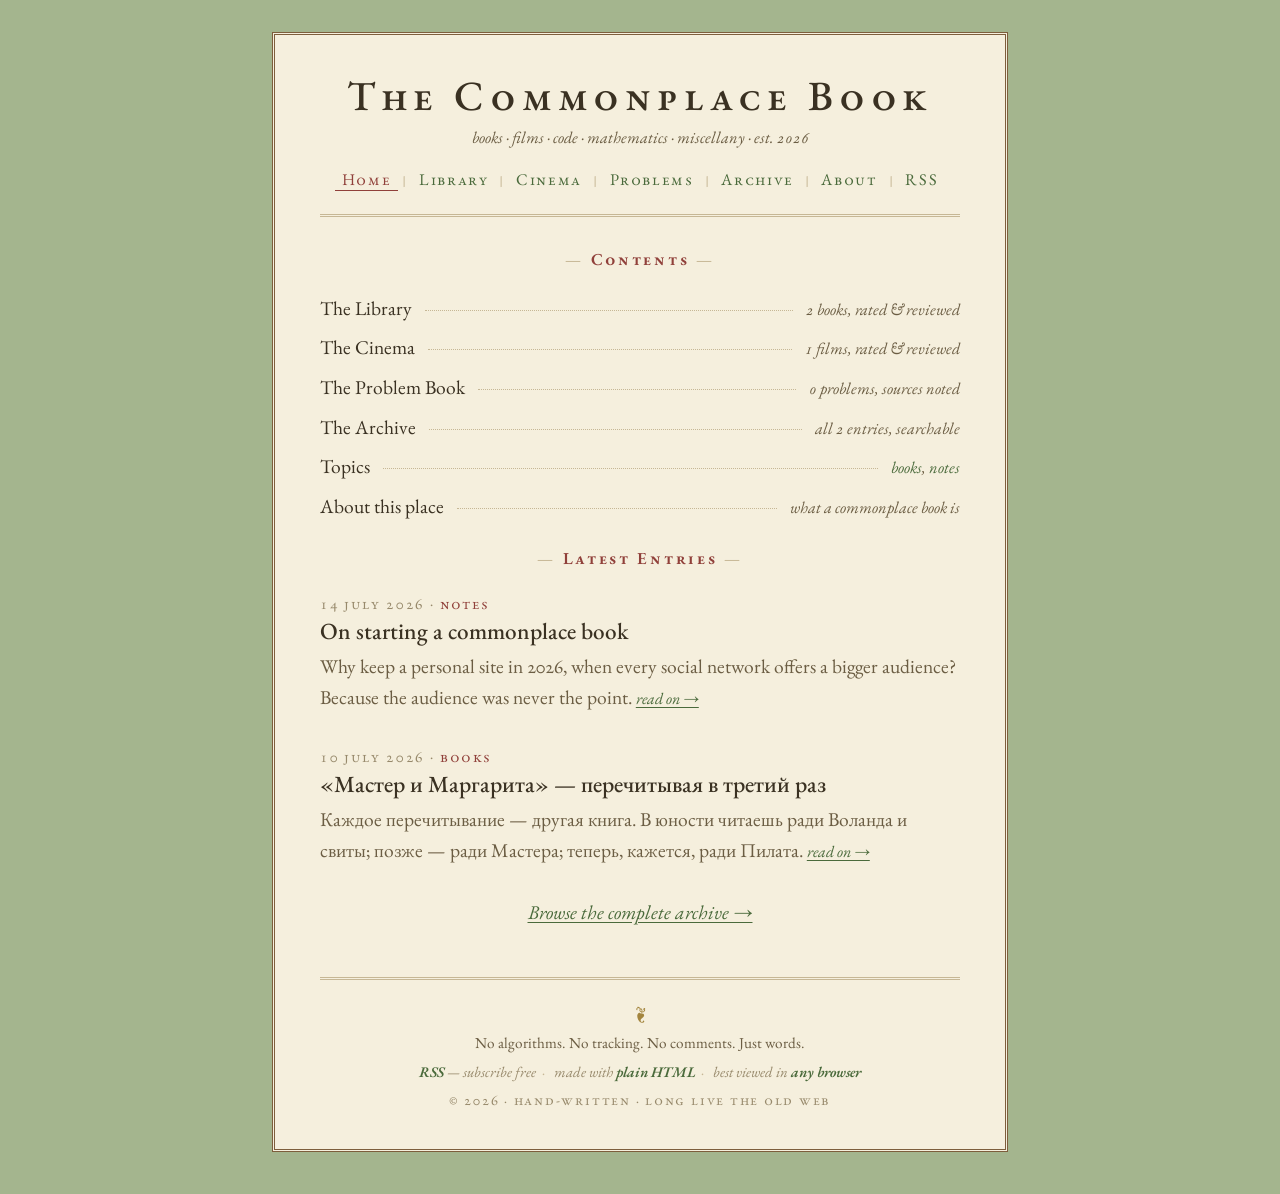
<file: index.html>
<!DOCTYPE html>
<html lang="en">
<head>
  <meta charset="UTF-8">
  <meta name="viewport" content="width=device-width, initial-scale=1.0">
  <title>The Commonplace Book</title>
  <meta name="description" content="A personal commonplace book. Notes on what I&#39;ve read, watched, thought, and built. No algorithms, no tracking, no comments. Just words.">
  <link rel="alternate" type="application/atom+xml" title="The Commonplace Book" href="/feed.xml">
  <link rel="preconnect" href="https://fonts.googleapis.com">
  <link rel="preconnect" href="https://fonts.gstatic.com" crossorigin>
  <link href="https://fonts.googleapis.com/css2?family=EB+Garamond:ital,wght@0,400;0,500;0,600;1,400;1,500&display=swap" rel="stylesheet">
  <link rel="stylesheet" href="/css/style.css">
  
</head>
<body>
<div class="page">

  <header class="masthead">
    <h1 class="masthead-title"><a href="/">The Commonplace Book</a></h1>
    <p class="masthead-tagline">books · films · code · mathematics · miscellany · est. 2026</p>
    <nav class="masthead-nav">
      <a href="/" class="active">Home</a> |
      <a href="/library/" >Library</a> |
      <a href="/cinema/" >Cinema</a> |
      <a href="/problems/" >Problems</a> |
      <a href="/archive/" >Archive</a> |
      <a href="/about/" >About</a> |
      <a href="/feed.xml">RSS</a>
    </nav>
  </header>

  <main>
    <h2 class="section-heading">Contents</h2>

<ul class="archive-list">
  <li>
    <a href="/library/">The Library</a>
    <span class="archive-dots"></span>
    <span class="toc-note">2 books, rated &amp; reviewed</span>
  </li>
  <li>
    <a href="/cinema/">The Cinema</a>
    <span class="archive-dots"></span>
    <span class="toc-note">1 films, rated &amp; reviewed</span>
  </li>
  <li>
    <a href="/problems/">The Problem Book</a>
    <span class="archive-dots"></span>
    <span class="toc-note">0 problems, sources noted</span>
  </li>
  <li>
    <a href="/archive/">The Archive</a>
    <span class="archive-dots"></span>
    <span class="toc-note">all 2 entries, searchable</span>
  </li>
  <li>
    <a href="/tags/">Topics</a>
    <span class="archive-dots"></span>
    <span class="toc-note"><a href="/tags/books/">books</a>, <a href="/tags/notes/">notes</a></span>
  </li>
  <li>
    <a href="/about/">About this place</a>
    <span class="archive-dots"></span>
    <span class="toc-note">what a commonplace book is</span>
  </li>
</ul>

<h2 class="section-heading">Latest Entries</h2>


<article class="entry">
  <p class="entry-meta">14 July 2026 · <a class="post-tag" href="/tags/notes/">notes</a></p>
  <h3 class="entry-title"><a href="/hello-world/">On starting a commonplace book</a></h3>
  <p class="entry-excerpt">Why keep a personal site in 2026, when every social network offers a bigger audience? Because the audience was never the point. <a class="entry-more" href="/hello-world/">read on&nbsp;&rarr;</a></p>
</article>

<article class="entry">
  <p class="entry-meta">10 July 2026 · <a class="post-tag" href="/tags/books/">books</a></p>
  <h3 class="entry-title"><a href="/master-and-margarita/">«Мастер и Маргарита» — перечитывая в третий раз</a></h3>
  <p class="entry-excerpt">Каждое перечитывание — другая книга. В юности читаешь ради Воланда и свиты; позже — ради Мастера; теперь, кажется, ради Пилата. <a class="entry-more" href="/master-and-margarita/">read on&nbsp;&rarr;</a></p>
</article>


<p style="text-align: center; font-style: italic;">
  <a href="/archive/">Browse the complete archive &rarr;</a>
</p>

  </main>

  <footer class="colophon">
    <div class="fleuron">❦</div>
    <div>No algorithms. No tracking. No comments. Just words.</div>
    <div class="badges">
      <a href="/feed.xml"><b>RSS</b> — subscribe free</a><span class="sep">·</span>
      <span>made with <b>plain HTML</b></span><span class="sep">·</span>
      <span>best viewed in <b>any browser</b></span>
    </div>
    <div class="colophon-fine">© 2026 · hand-written · long live the old web</div>
  </footer>

</div>
</body>
</html>
</file>
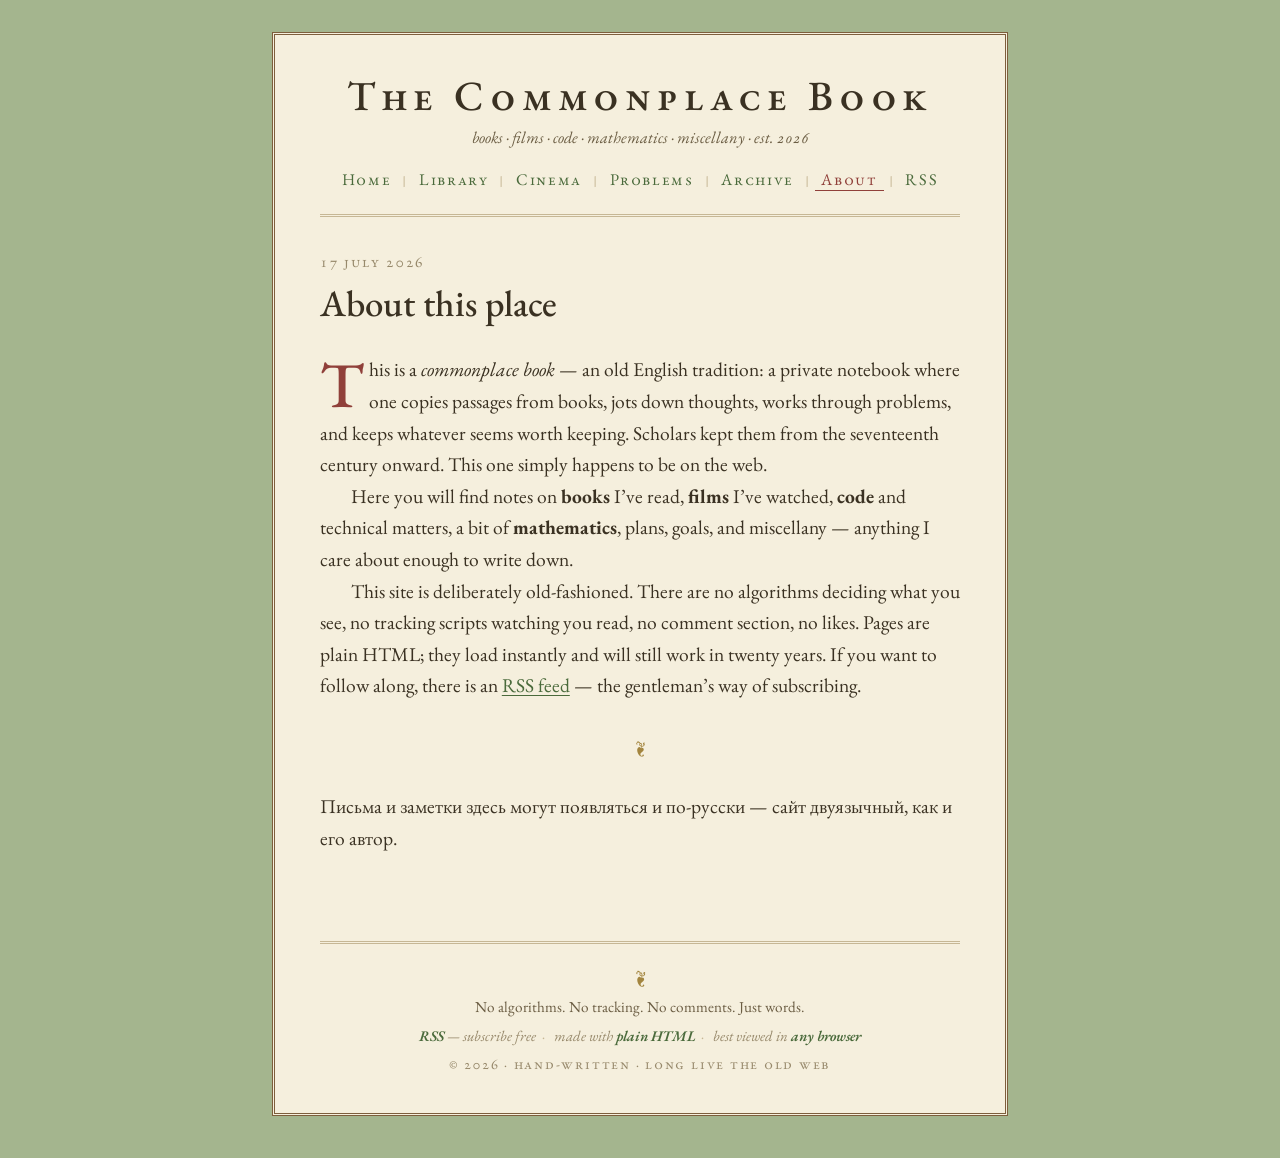
<file: about/index.html>
<!DOCTYPE html>
<html lang="en">
<head>
  <meta charset="UTF-8">
  <meta name="viewport" content="width=device-width, initial-scale=1.0">
  <title>About this place — The Commonplace Book</title>
  <meta name="description" content="A personal commonplace book. Notes on what I&#39;ve read, watched, thought, and built. No algorithms, no tracking, no comments. Just words.">
  <link rel="alternate" type="application/atom+xml" title="The Commonplace Book" href="/feed.xml">
  <link rel="preconnect" href="https://fonts.googleapis.com">
  <link rel="preconnect" href="https://fonts.gstatic.com" crossorigin>
  <link href="https://fonts.googleapis.com/css2?family=EB+Garamond:ital,wght@0,400;0,500;0,600;1,400;1,500&display=swap" rel="stylesheet">
  <link rel="stylesheet" href="/css/style.css">
  
</head>
<body>
<div class="page">

  <header class="masthead">
    <h1 class="masthead-title"><a href="/">The Commonplace Book</a></h1>
    <p class="masthead-tagline">books · films · code · mathematics · miscellany · est. 2026</p>
    <nav class="masthead-nav">
      <a href="/" >Home</a> |
      <a href="/library/" >Library</a> |
      <a href="/cinema/" >Cinema</a> |
      <a href="/problems/" >Problems</a> |
      <a href="/archive/" >Archive</a> |
      <a href="/about/" class="active">About</a> |
      <a href="/feed.xml">RSS</a>
    </nav>
  </header>

  <main>
    <article class="post">
  <header class="post-header">
    <p class="post-meta">
      <time datetime="2026-07-17">17 July 2026</time>
      
    </p>
    <h1 class="post-title">About this place</h1>
    
    
  </header>

  <div class="post-content dropcap">
    <p>This is a <em>commonplace book</em> — an old English tradition: a private notebook where one copies passages from books, jots down thoughts, works through problems, and keeps whatever seems worth keeping. Scholars kept them from the seventeenth century onward. This one simply happens to be on the web.</p>
<p>Here you will find notes on <strong>books</strong> I’ve read, <strong>films</strong> I’ve watched, <strong>code</strong> and technical matters, a bit of <strong>mathematics</strong>, plans, goals, and miscellany — anything I care about enough to write down.</p>
<p>This site is deliberately old-fashioned. There are no algorithms deciding what you see, no tracking scripts watching you read, no comment section, no likes. Pages are plain HTML; they load instantly and will still work in twenty years. If you want to follow along, there is an <a href="/feed.xml">RSS feed</a> — the gentleman’s way of subscribing.</p>
<hr>
<p>Письма и заметки здесь могут появляться и по-русски — сайт двуязычный, как и его автор.</p>

  </div>

  <footer class="post-footer">
    <nav class="post-pagination">
      
      
      
      
    </nav>
  </footer>
</article>

  </main>

  <footer class="colophon">
    <div class="fleuron">❦</div>
    <div>No algorithms. No tracking. No comments. Just words.</div>
    <div class="badges">
      <a href="/feed.xml"><b>RSS</b> — subscribe free</a><span class="sep">·</span>
      <span>made with <b>plain HTML</b></span><span class="sep">·</span>
      <span>best viewed in <b>any browser</b></span>
    </div>
    <div class="colophon-fine">© 2026 · hand-written · long live the old web</div>
  </footer>

</div>
</body>
</html>
</file>
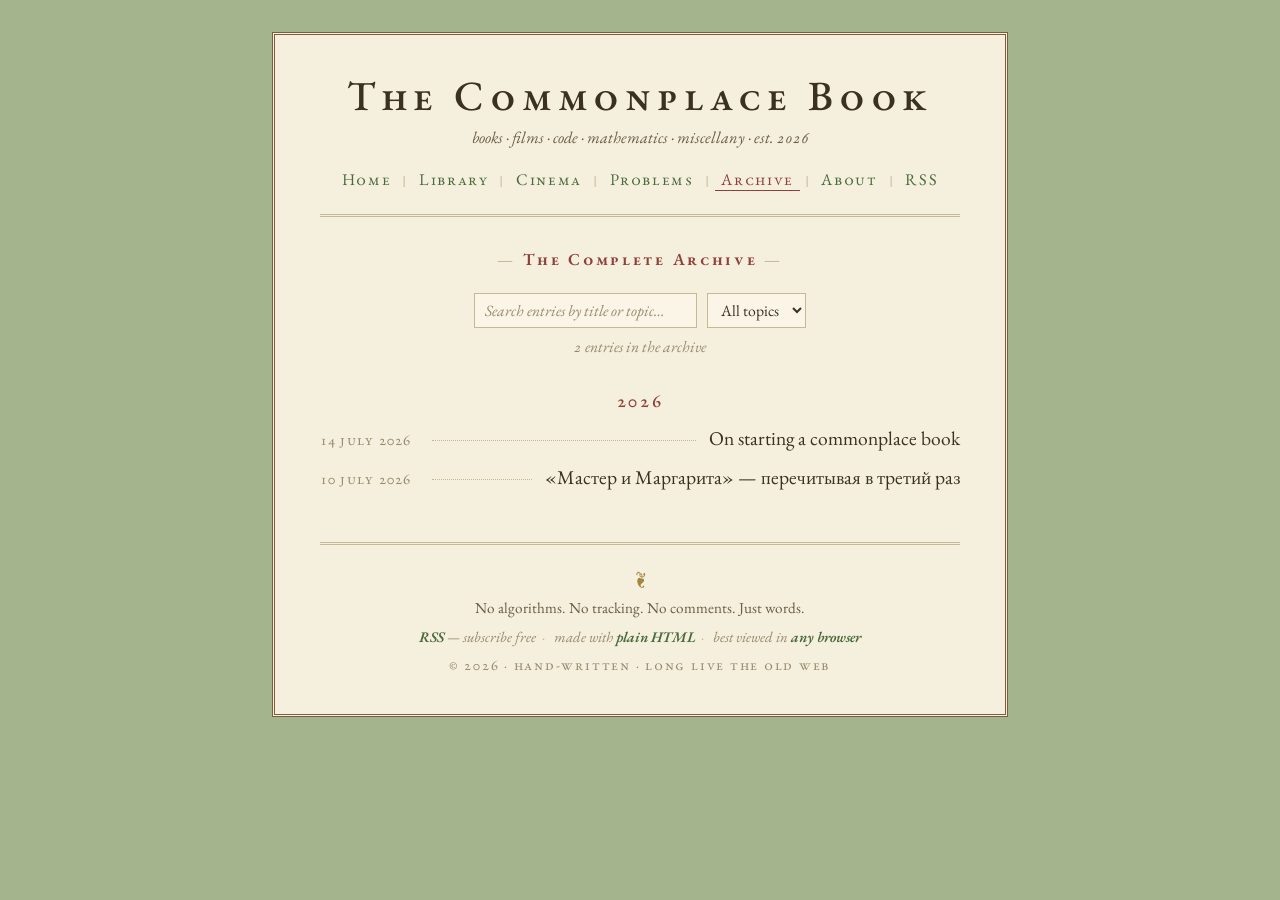
<file: archive/index.html>
<!DOCTYPE html>
<html lang="en">
<head>
  <meta charset="UTF-8">
  <meta name="viewport" content="width=device-width, initial-scale=1.0">
  <title>Archive — The Commonplace Book</title>
  <meta name="description" content="A personal commonplace book. Notes on what I&#39;ve read, watched, thought, and built. No algorithms, no tracking, no comments. Just words.">
  <link rel="alternate" type="application/atom+xml" title="The Commonplace Book" href="/feed.xml">
  <link rel="preconnect" href="https://fonts.googleapis.com">
  <link rel="preconnect" href="https://fonts.gstatic.com" crossorigin>
  <link href="https://fonts.googleapis.com/css2?family=EB+Garamond:ital,wght@0,400;0,500;0,600;1,400;1,500&display=swap" rel="stylesheet">
  <link rel="stylesheet" href="/css/style.css">
  
</head>
<body>
<div class="page">

  <header class="masthead">
    <h1 class="masthead-title"><a href="/">The Commonplace Book</a></h1>
    <p class="masthead-tagline">books · films · code · mathematics · miscellany · est. 2026</p>
    <nav class="masthead-nav">
      <a href="/" >Home</a> |
      <a href="/library/" >Library</a> |
      <a href="/cinema/" >Cinema</a> |
      <a href="/problems/" >Problems</a> |
      <a href="/archive/" class="active">Archive</a> |
      <a href="/about/" >About</a> |
      <a href="/feed.xml">RSS</a>
    </nav>
  </header>

  <main>
    <h2 class="section-heading">The Complete Archive</h2>

<form class="filters" onsubmit="return false">
  <input type="search" id="a-q" placeholder="Search entries by title or topic…" aria-label="Search entries">
  <select id="a-tag" aria-label="Filter by topic">
    <option value="">All topics</option>
    <option value="books">books</option><option value="notes">notes</option>
  </select>
</form>
<p class="filter-count" id="a-count"></p>


<h3 class="archive-year" data-year>2026</h3>
<ul class="archive-list">
  
  <li data-title="on starting a commonplace book"
      data-tags="notes ">
    <span class="archive-date">14 July 2026</span>
    <span class="archive-dots"></span>
    <a href="/hello-world/">On starting a commonplace book</a>
  </li>
  
  <li data-title="«мастер и маргарита» — перечитывая в третий раз"
      data-tags="books ">
    <span class="archive-date">10 July 2026</span>
    <span class="archive-dots"></span>
    <a href="/master-and-margarita/">«Мастер и Маргарита» — перечитывая в третий раз</a>
  </li>
  
</ul>


<script>
(function () {
  var q = document.getElementById('a-q'),
      tag = document.getElementById('a-tag'),
      count = document.getElementById('a-count'),
      items = Array.prototype.slice.call(document.querySelectorAll('.archive-list li')),
      years = Array.prototype.slice.call(document.querySelectorAll('[data-year]'));

  function apply() {
    var qq = q.value.trim().toLowerCase(), shown = 0;
    items.forEach(function (li) {
      var ok =
        (!qq || li.dataset.title.indexOf(qq) !== -1 || li.dataset.tags.toLowerCase().indexOf(qq) !== -1) &&
        (!tag.value || li.dataset.tags.split(' ').indexOf(tag.value) !== -1);
      li.style.display = ok ? '' : 'none';
      if (ok) shown++;
    });
    years.forEach(function (h) {
      var list = h.nextElementSibling;
      var any = list && Array.prototype.some.call(list.children, function (li) { return li.style.display !== 'none'; });
      h.style.display = any ? '' : 'none';
    });
    count.textContent = shown === items.length
      ? items.length + ' entries in the archive'
      : shown + ' of ' + items.length + ' entries shown';
  }

  [q, tag].forEach(function (el) {
    el.addEventListener('input', apply);
    el.addEventListener('change', apply);
  });
  apply();
})();
</script>

  </main>

  <footer class="colophon">
    <div class="fleuron">❦</div>
    <div>No algorithms. No tracking. No comments. Just words.</div>
    <div class="badges">
      <a href="/feed.xml"><b>RSS</b> — subscribe free</a><span class="sep">·</span>
      <span>made with <b>plain HTML</b></span><span class="sep">·</span>
      <span>best viewed in <b>any browser</b></span>
    </div>
    <div class="colophon-fine">© 2026 · hand-written · long live the old web</div>
  </footer>

</div>
</body>
</html>
</file>
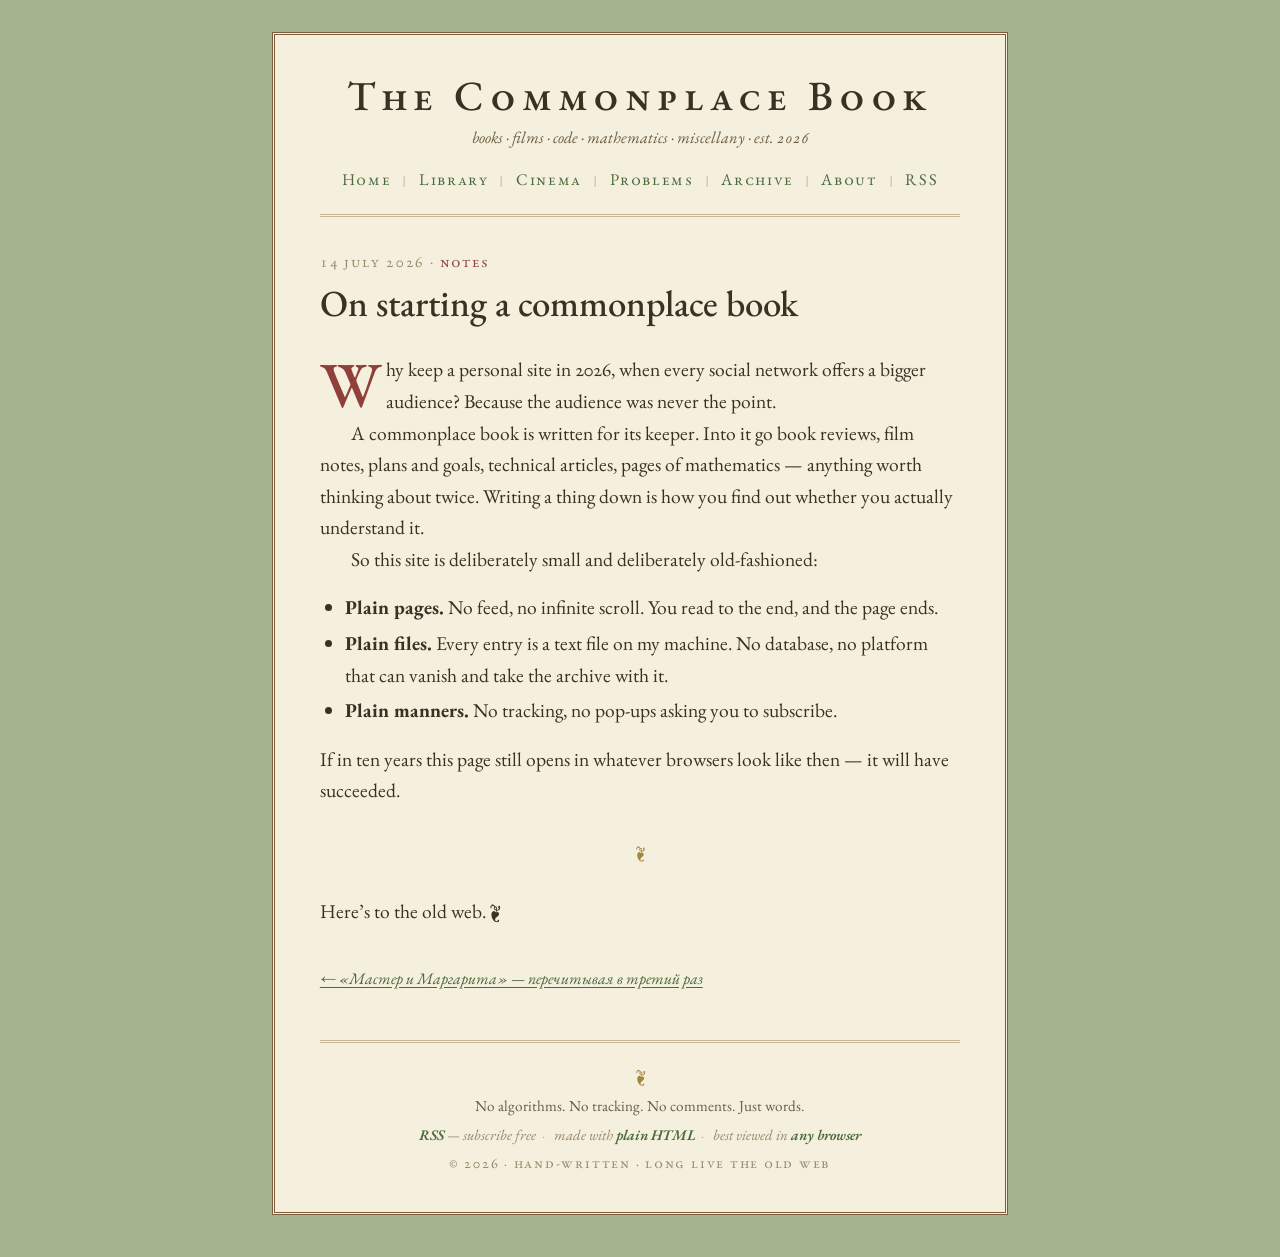
<file: hello-world/index.html>
<!DOCTYPE html>
<html lang="en">
<head>
  <meta charset="UTF-8">
  <meta name="viewport" content="width=device-width, initial-scale=1.0">
  <title>On starting a commonplace book — The Commonplace Book</title>
  <meta name="description" content="A personal commonplace book. Notes on what I&#39;ve read, watched, thought, and built. No algorithms, no tracking, no comments. Just words.">
  <link rel="alternate" type="application/atom+xml" title="The Commonplace Book" href="/feed.xml">
  <link rel="preconnect" href="https://fonts.googleapis.com">
  <link rel="preconnect" href="https://fonts.gstatic.com" crossorigin>
  <link href="https://fonts.googleapis.com/css2?family=EB+Garamond:ital,wght@0,400;0,500;0,600;1,400;1,500&display=swap" rel="stylesheet">
  <link rel="stylesheet" href="/css/style.css">
  
</head>
<body>
<div class="page">

  <header class="masthead">
    <h1 class="masthead-title"><a href="/">The Commonplace Book</a></h1>
    <p class="masthead-tagline">books · films · code · mathematics · miscellany · est. 2026</p>
    <nav class="masthead-nav">
      <a href="/" >Home</a> |
      <a href="/library/" >Library</a> |
      <a href="/cinema/" >Cinema</a> |
      <a href="/problems/" >Problems</a> |
      <a href="/archive/" >Archive</a> |
      <a href="/about/" >About</a> |
      <a href="/feed.xml">RSS</a>
    </nav>
  </header>

  <main>
    <article class="post">
  <header class="post-header">
    <p class="post-meta">
      <time datetime="2026-07-14">14 July 2026</time>
       · <a class="post-tag" href="/tags/notes/">notes</a>
    </p>
    <h1 class="post-title">On starting a commonplace book</h1>
    
    
  </header>

  <div class="post-content dropcap">
    <p>Why keep a personal site in 2026, when every social network offers a bigger audience? Because the audience was never the point.</p>
<p>A commonplace book is written for its keeper. Into it go book reviews, film notes, plans and goals, technical articles, pages of mathematics — anything worth thinking about twice. Writing a thing down is how you find out whether you actually understand it.</p>
<p>So this site is deliberately small and deliberately old-fashioned:</p>
<ul>
<li><strong>Plain pages.</strong> No feed, no infinite scroll. You read to the end, and the page ends.</li>
<li><strong>Plain files.</strong> Every entry is a text file on my machine. No database, no platform that can vanish and take the archive with it.</li>
<li><strong>Plain manners.</strong> No tracking, no pop-ups asking you to subscribe.</li>
</ul>
<p>If in ten years this page still opens in whatever browsers look like then — it will have succeeded.</p>
<hr>
<p>Here’s to the old web. ❦</p>

  </div>

  <footer class="post-footer">
    <nav class="post-pagination">
      
      
      <a href="/master-and-margarita/">&larr; «Мастер и Маргарита» — перечитывая в третий раз</a>
      
    </nav>
  </footer>
</article>

  </main>

  <footer class="colophon">
    <div class="fleuron">❦</div>
    <div>No algorithms. No tracking. No comments. Just words.</div>
    <div class="badges">
      <a href="/feed.xml"><b>RSS</b> — subscribe free</a><span class="sep">·</span>
      <span>made with <b>plain HTML</b></span><span class="sep">·</span>
      <span>best viewed in <b>any browser</b></span>
    </div>
    <div class="colophon-fine">© 2026 · hand-written · long live the old web</div>
  </footer>

</div>
</body>
</html>
</file>
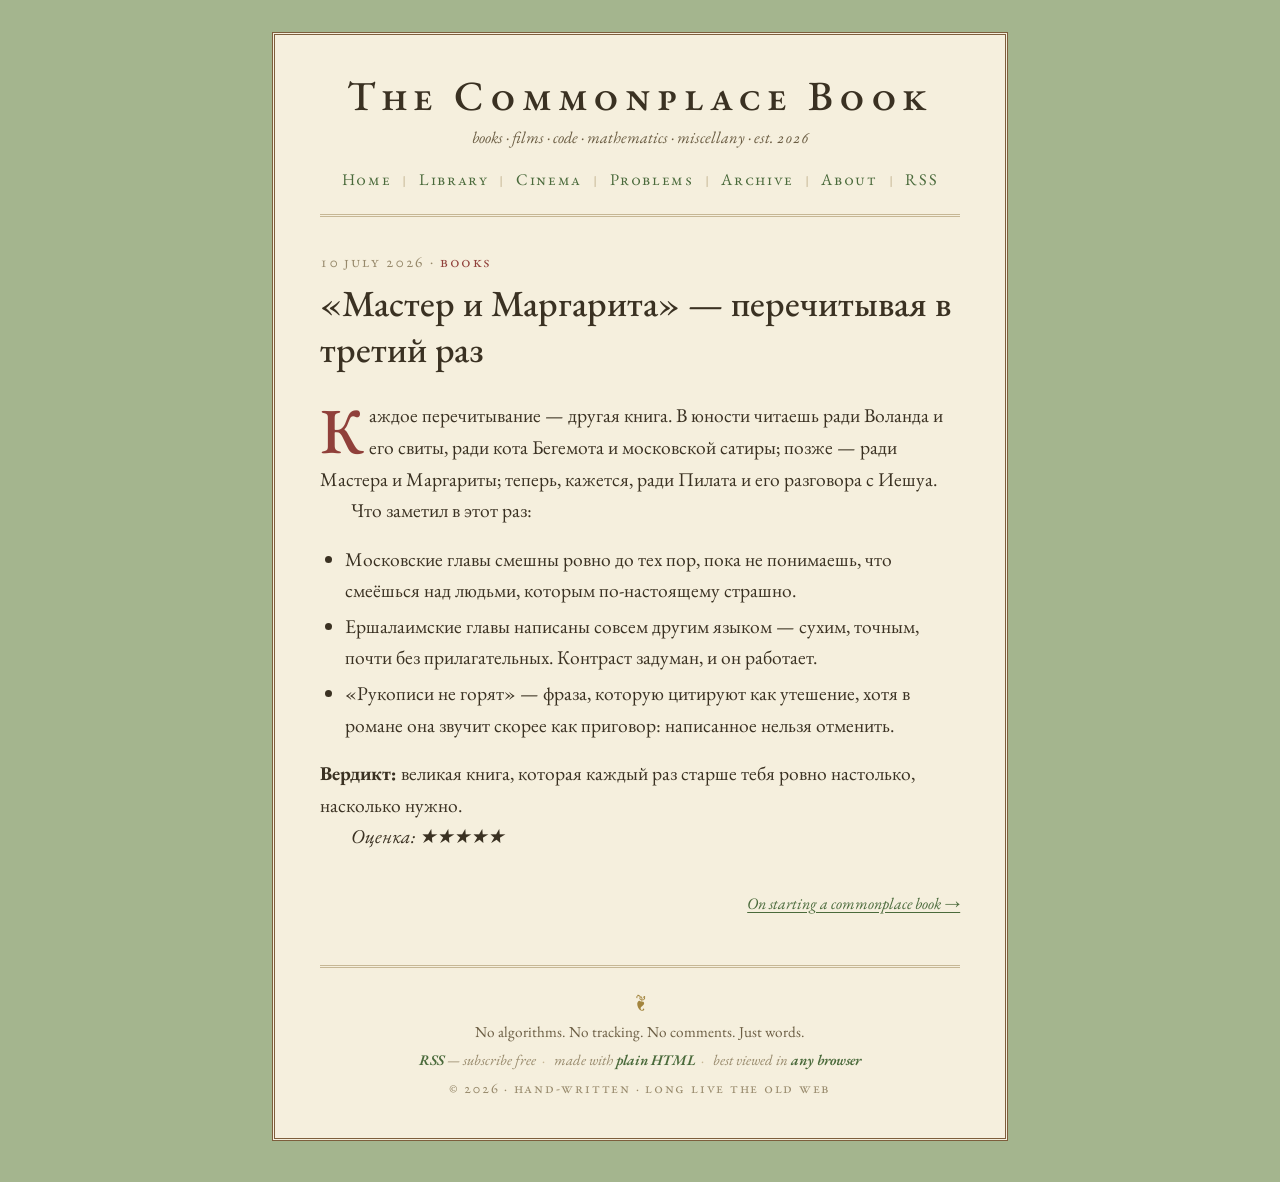
<file: master-and-margarita/index.html>
<!DOCTYPE html>
<html lang="en">
<head>
  <meta charset="UTF-8">
  <meta name="viewport" content="width=device-width, initial-scale=1.0">
  <title>«Мастер и Маргарита» — перечитывая в третий раз — The Commonplace Book</title>
  <meta name="description" content="A personal commonplace book. Notes on what I&#39;ve read, watched, thought, and built. No algorithms, no tracking, no comments. Just words.">
  <link rel="alternate" type="application/atom+xml" title="The Commonplace Book" href="/feed.xml">
  <link rel="preconnect" href="https://fonts.googleapis.com">
  <link rel="preconnect" href="https://fonts.gstatic.com" crossorigin>
  <link href="https://fonts.googleapis.com/css2?family=EB+Garamond:ital,wght@0,400;0,500;0,600;1,400;1,500&display=swap" rel="stylesheet">
  <link rel="stylesheet" href="/css/style.css">
  
</head>
<body>
<div class="page">

  <header class="masthead">
    <h1 class="masthead-title"><a href="/">The Commonplace Book</a></h1>
    <p class="masthead-tagline">books · films · code · mathematics · miscellany · est. 2026</p>
    <nav class="masthead-nav">
      <a href="/" >Home</a> |
      <a href="/library/" >Library</a> |
      <a href="/cinema/" >Cinema</a> |
      <a href="/problems/" >Problems</a> |
      <a href="/archive/" >Archive</a> |
      <a href="/about/" >About</a> |
      <a href="/feed.xml">RSS</a>
    </nav>
  </header>

  <main>
    <article class="post">
  <header class="post-header">
    <p class="post-meta">
      <time datetime="2026-07-10">10 July 2026</time>
       · <a class="post-tag" href="/tags/books/">books</a>
    </p>
    <h1 class="post-title">«Мастер и Маргарита» — перечитывая в третий раз</h1>
    
    
  </header>

  <div class="post-content dropcap">
    <p>Каждое перечитывание — другая книга. В юности читаешь ради Воланда и его свиты, ради кота Бегемота и московской сатиры; позже — ради Мастера и Маргариты; теперь, кажется, ради Пилата и его разговора с Иешуа.</p>
<p>Что заметил в этот раз:</p>
<ul>
<li>Московские главы смешны ровно до тех пор, пока не понимаешь, что смеёшься над людьми, которым по-настоящему страшно.</li>
<li>Ершалаимские главы написаны совсем другим языком — сухим, точным, почти без прилагательных. Контраст задуман, и он работает.</li>
<li>«Рукописи не горят» — фраза, которую цитируют как утешение, хотя в романе она звучит скорее как приговор: написанное нельзя отменить.</li>
</ul>
<p><strong>Вердикт:</strong> великая книга, которая каждый раз старше тебя ровно настолько, насколько нужно.</p>
<p><em>Оценка: ★★★★★</em></p>

  </div>

  <footer class="post-footer">
    <nav class="post-pagination">
      
      
      
      <a href="/hello-world/" class="next">On starting a commonplace book &rarr;</a>
    </nav>
  </footer>
</article>

  </main>

  <footer class="colophon">
    <div class="fleuron">❦</div>
    <div>No algorithms. No tracking. No comments. Just words.</div>
    <div class="badges">
      <a href="/feed.xml"><b>RSS</b> — subscribe free</a><span class="sep">·</span>
      <span>made with <b>plain HTML</b></span><span class="sep">·</span>
      <span>best viewed in <b>any browser</b></span>
    </div>
    <div class="colophon-fine">© 2026 · hand-written · long live the old web</div>
  </footer>

</div>
</body>
</html>
</file>
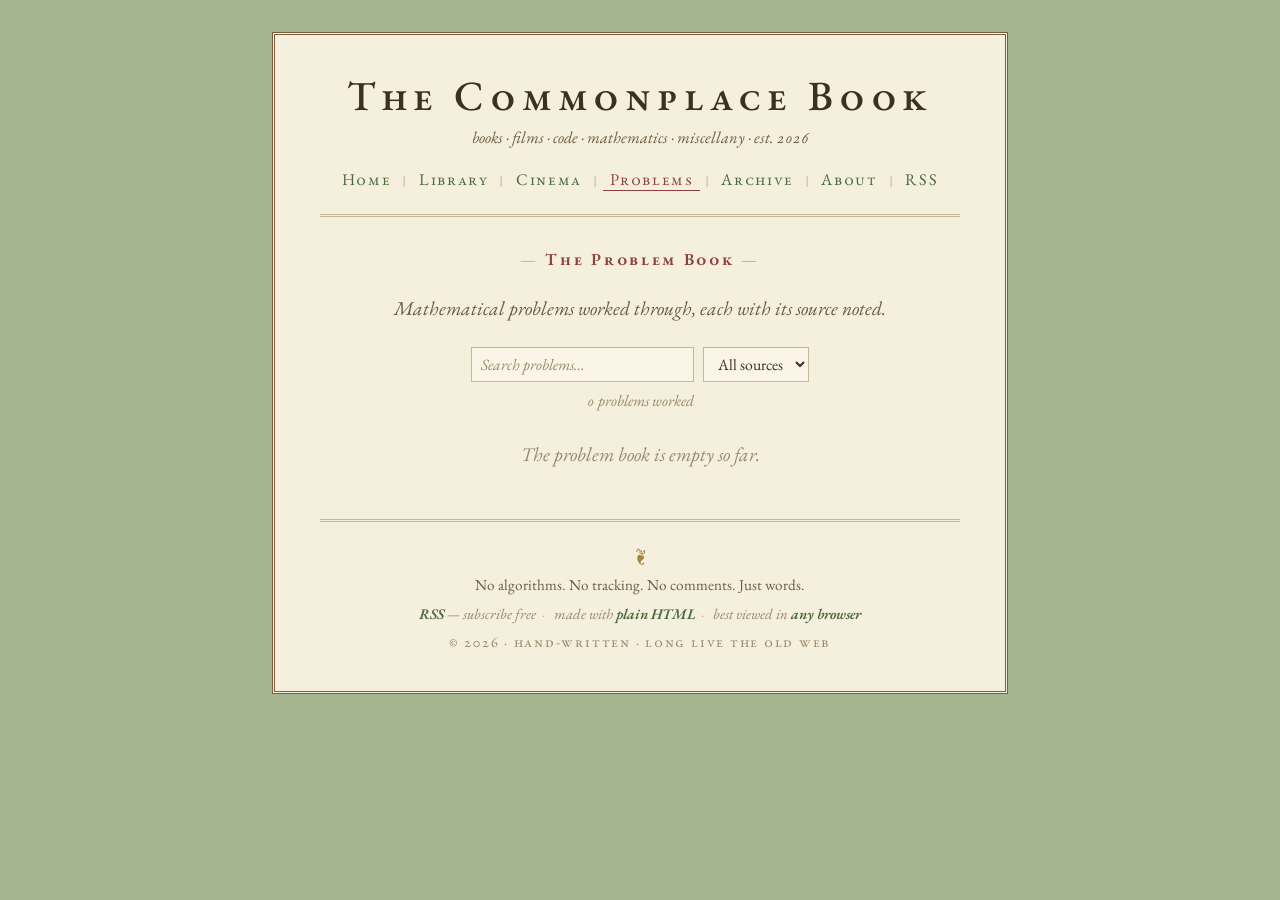
<file: problems/index.html>
<!DOCTYPE html>
<html lang="en">
<head>
  <meta charset="UTF-8">
  <meta name="viewport" content="width=device-width, initial-scale=1.0">
  <title>The Problem Book — The Commonplace Book</title>
  <meta name="description" content="A personal commonplace book. Notes on what I&#39;ve read, watched, thought, and built. No algorithms, no tracking, no comments. Just words.">
  <link rel="alternate" type="application/atom+xml" title="The Commonplace Book" href="/feed.xml">
  <link rel="preconnect" href="https://fonts.googleapis.com">
  <link rel="preconnect" href="https://fonts.gstatic.com" crossorigin>
  <link href="https://fonts.googleapis.com/css2?family=EB+Garamond:ital,wght@0,400;0,500;0,600;1,400;1,500&display=swap" rel="stylesheet">
  <link rel="stylesheet" href="/css/style.css">
  
</head>
<body>
<div class="page">

  <header class="masthead">
    <h1 class="masthead-title"><a href="/">The Commonplace Book</a></h1>
    <p class="masthead-tagline">books · films · code · mathematics · miscellany · est. 2026</p>
    <nav class="masthead-nav">
      <a href="/" >Home</a> |
      <a href="/library/" >Library</a> |
      <a href="/cinema/" >Cinema</a> |
      <a href="/problems/" class="active">Problems</a> |
      <a href="/archive/" >Archive</a> |
      <a href="/about/" >About</a> |
      <a href="/feed.xml">RSS</a>
    </nav>
  </header>

  <main>
    <h2 class="section-heading">The Problem Book</h2>

<p style="text-align: center; font-style: italic; color: var(--soft);">
  Mathematical problems worked through, each with its source noted.
</p>

<form class="filters" onsubmit="return false">
  <input type="search" id="p-q" placeholder="Search problems…" aria-label="Search problems">
  <select id="p-source" aria-label="Filter by source">
    <option value="">All sources</option>
    
  </select>
</form>
<p class="filter-count" id="p-count"></p>

<ul class="archive-list" id="p-list">
  
</ul>


<p style="text-align: center; font-style: italic; color: var(--faint);">
  The problem book is empty so far.
</p>


<script>
(function () {
  var q = document.getElementById('p-q'),
      source = document.getElementById('p-source'),
      count = document.getElementById('p-count'),
      items = Array.prototype.slice.call(document.querySelectorAll('#p-list li'));

  function apply() {
    var qq = q.value.trim().toLowerCase(), shown = 0;
    items.forEach(function (li) {
      var ok =
        (!qq || li.dataset.title.indexOf(qq) !== -1 || (li.dataset.source || '').toLowerCase().indexOf(qq) !== -1) &&
        (!source.value || li.dataset.source === source.value);
      li.style.display = ok ? '' : 'none';
      if (ok) shown++;
    });
    count.textContent = shown === items.length
      ? items.length + ' problems worked'
      : shown + ' of ' + items.length + ' problems shown';
  }

  [q, source].forEach(function (el) {
    el.addEventListener('input', apply);
    el.addEventListener('change', apply);
  });
  apply();
})();
</script>

  </main>

  <footer class="colophon">
    <div class="fleuron">❦</div>
    <div>No algorithms. No tracking. No comments. Just words.</div>
    <div class="badges">
      <a href="/feed.xml"><b>RSS</b> — subscribe free</a><span class="sep">·</span>
      <span>made with <b>plain HTML</b></span><span class="sep">·</span>
      <span>best viewed in <b>any browser</b></span>
    </div>
    <div class="colophon-fine">© 2026 · hand-written · long live the old web</div>
  </footer>

</div>
</body>
</html>
</file>
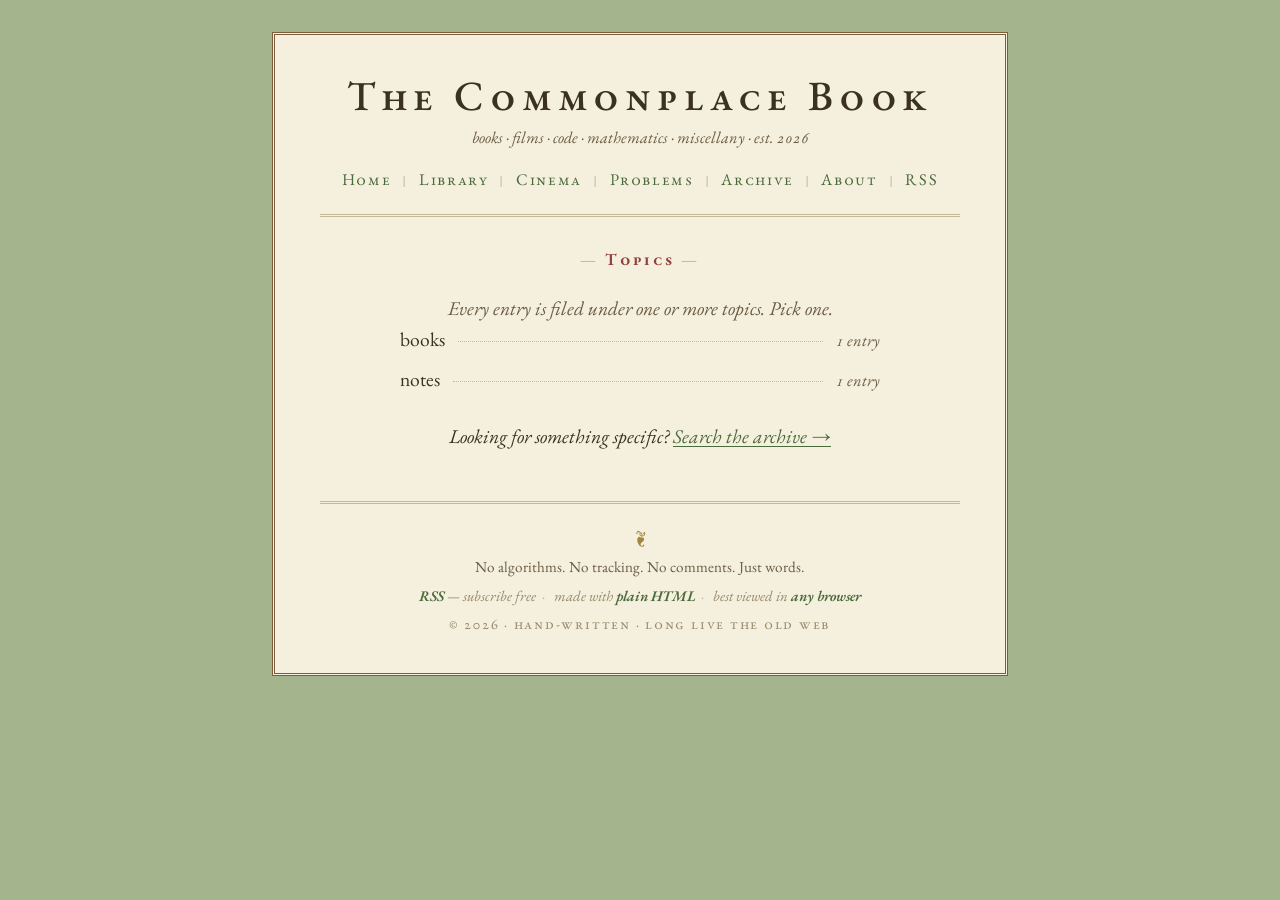
<file: tags/index.html>
<!DOCTYPE html>
<html lang="en">
<head>
  <meta charset="UTF-8">
  <meta name="viewport" content="width=device-width, initial-scale=1.0">
  <title>Topics — The Commonplace Book</title>
  <meta name="description" content="A personal commonplace book. Notes on what I&#39;ve read, watched, thought, and built. No algorithms, no tracking, no comments. Just words.">
  <link rel="alternate" type="application/atom+xml" title="The Commonplace Book" href="/feed.xml">
  <link rel="preconnect" href="https://fonts.googleapis.com">
  <link rel="preconnect" href="https://fonts.gstatic.com" crossorigin>
  <link href="https://fonts.googleapis.com/css2?family=EB+Garamond:ital,wght@0,400;0,500;0,600;1,400;1,500&display=swap" rel="stylesheet">
  <link rel="stylesheet" href="/css/style.css">
  
</head>
<body>
<div class="page">

  <header class="masthead">
    <h1 class="masthead-title"><a href="/">The Commonplace Book</a></h1>
    <p class="masthead-tagline">books · films · code · mathematics · miscellany · est. 2026</p>
    <nav class="masthead-nav">
      <a href="/" >Home</a> |
      <a href="/library/" >Library</a> |
      <a href="/cinema/" >Cinema</a> |
      <a href="/problems/" >Problems</a> |
      <a href="/archive/" >Archive</a> |
      <a href="/about/" >About</a> |
      <a href="/feed.xml">RSS</a>
    </nav>
  </header>

  <main>
    <h2 class="section-heading">Topics</h2>

<p style="text-align: center; font-style: italic; color: var(--soft);">
  Every entry is filed under one or more topics. Pick one.
</p>

<ul class="archive-list" style="max-width: 30rem; margin-left: auto; margin-right: auto;">
  
  <li>
    <a href="/tags/books/">books</a>
    <span class="archive-dots"></span>
    <span class="toc-note">1 entry</span>
  </li>
  
  <li>
    <a href="/tags/notes/">notes</a>
    <span class="archive-dots"></span>
    <span class="toc-note">1 entry</span>
  </li>
  
</ul>

<p style="text-align: center; font-style: italic; margin-top: 1.5rem;">
  Looking for something specific? <a href="/archive/">Search the archive &rarr;</a>
</p>

  </main>

  <footer class="colophon">
    <div class="fleuron">❦</div>
    <div>No algorithms. No tracking. No comments. Just words.</div>
    <div class="badges">
      <a href="/feed.xml"><b>RSS</b> — subscribe free</a><span class="sep">·</span>
      <span>made with <b>plain HTML</b></span><span class="sep">·</span>
      <span>best viewed in <b>any browser</b></span>
    </div>
    <div class="colophon-fine">© 2026 · hand-written · long live the old web</div>
  </footer>

</div>
</body>
</html>
</file>
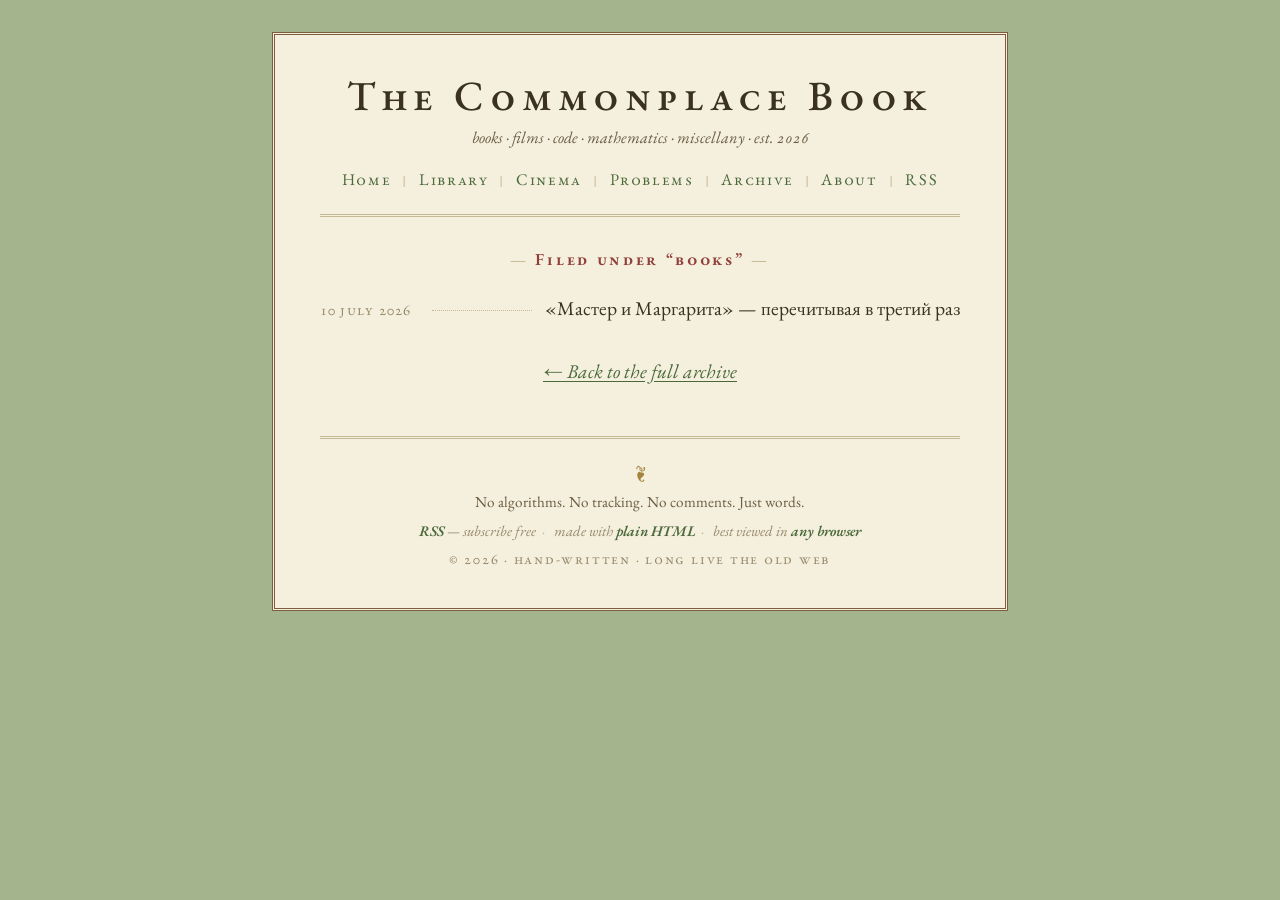
<file: tags/books/index.html>
<!DOCTYPE html>
<html lang="en">
<head>
  <meta charset="UTF-8">
  <meta name="viewport" content="width=device-width, initial-scale=1.0">
  <title>Entries filed under “books” — The Commonplace Book</title>
  <meta name="description" content="A personal commonplace book. Notes on what I&#39;ve read, watched, thought, and built. No algorithms, no tracking, no comments. Just words.">
  <link rel="alternate" type="application/atom+xml" title="The Commonplace Book" href="/feed.xml">
  <link rel="preconnect" href="https://fonts.googleapis.com">
  <link rel="preconnect" href="https://fonts.gstatic.com" crossorigin>
  <link href="https://fonts.googleapis.com/css2?family=EB+Garamond:ital,wght@0,400;0,500;0,600;1,400;1,500&display=swap" rel="stylesheet">
  <link rel="stylesheet" href="/css/style.css">
  
</head>
<body>
<div class="page">

  <header class="masthead">
    <h1 class="masthead-title"><a href="/">The Commonplace Book</a></h1>
    <p class="masthead-tagline">books · films · code · mathematics · miscellany · est. 2026</p>
    <nav class="masthead-nav">
      <a href="/" >Home</a> |
      <a href="/library/" >Library</a> |
      <a href="/cinema/" >Cinema</a> |
      <a href="/problems/" >Problems</a> |
      <a href="/archive/" >Archive</a> |
      <a href="/about/" >About</a> |
      <a href="/feed.xml">RSS</a>
    </nav>
  </header>

  <main>
    <h2 class="section-heading">Filed under “books”</h2>

<ul class="archive-list">
  
  <li>
    <span class="archive-date">10 July 2026</span>
    <span class="archive-dots"></span>
    <a href="/master-and-margarita/">«Мастер и Маргарита» — перечитывая в третий раз</a>
  </li>
  
</ul>

<p style="text-align: center; font-style: italic; margin-top: 2rem;">
  <a href="/archive/">&larr; Back to the full archive</a>
</p>

  </main>

  <footer class="colophon">
    <div class="fleuron">❦</div>
    <div>No algorithms. No tracking. No comments. Just words.</div>
    <div class="badges">
      <a href="/feed.xml"><b>RSS</b> — subscribe free</a><span class="sep">·</span>
      <span>made with <b>plain HTML</b></span><span class="sep">·</span>
      <span>best viewed in <b>any browser</b></span>
    </div>
    <div class="colophon-fine">© 2026 · hand-written · long live the old web</div>
  </footer>

</div>
</body>
</html>
</file>
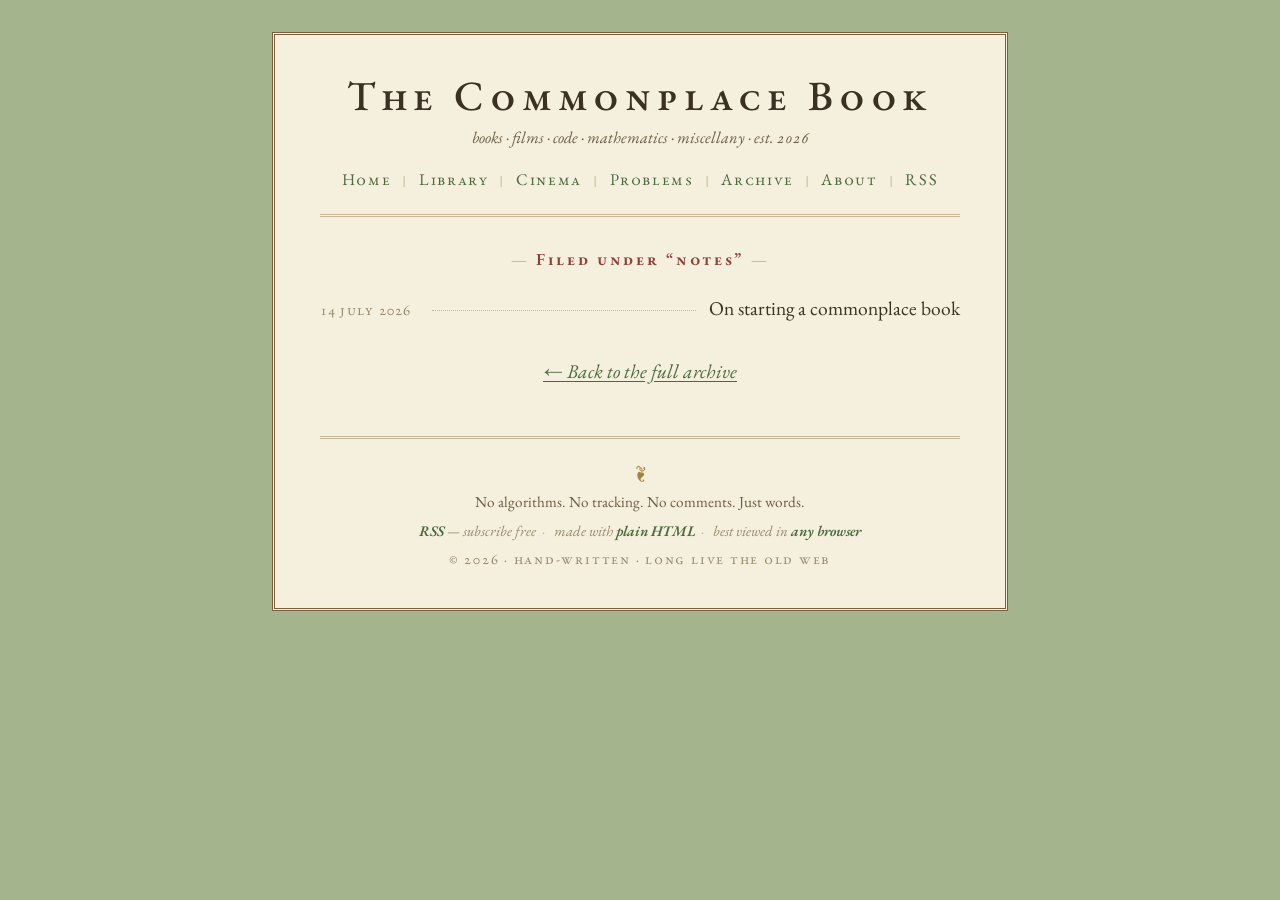
<file: tags/notes/index.html>
<!DOCTYPE html>
<html lang="en">
<head>
  <meta charset="UTF-8">
  <meta name="viewport" content="width=device-width, initial-scale=1.0">
  <title>Entries filed under “notes” — The Commonplace Book</title>
  <meta name="description" content="A personal commonplace book. Notes on what I&#39;ve read, watched, thought, and built. No algorithms, no tracking, no comments. Just words.">
  <link rel="alternate" type="application/atom+xml" title="The Commonplace Book" href="/feed.xml">
  <link rel="preconnect" href="https://fonts.googleapis.com">
  <link rel="preconnect" href="https://fonts.gstatic.com" crossorigin>
  <link href="https://fonts.googleapis.com/css2?family=EB+Garamond:ital,wght@0,400;0,500;0,600;1,400;1,500&display=swap" rel="stylesheet">
  <link rel="stylesheet" href="/css/style.css">
  
</head>
<body>
<div class="page">

  <header class="masthead">
    <h1 class="masthead-title"><a href="/">The Commonplace Book</a></h1>
    <p class="masthead-tagline">books · films · code · mathematics · miscellany · est. 2026</p>
    <nav class="masthead-nav">
      <a href="/" >Home</a> |
      <a href="/library/" >Library</a> |
      <a href="/cinema/" >Cinema</a> |
      <a href="/problems/" >Problems</a> |
      <a href="/archive/" >Archive</a> |
      <a href="/about/" >About</a> |
      <a href="/feed.xml">RSS</a>
    </nav>
  </header>

  <main>
    <h2 class="section-heading">Filed under “notes”</h2>

<ul class="archive-list">
  
  <li>
    <span class="archive-date">14 July 2026</span>
    <span class="archive-dots"></span>
    <a href="/hello-world/">On starting a commonplace book</a>
  </li>
  
</ul>

<p style="text-align: center; font-style: italic; margin-top: 2rem;">
  <a href="/archive/">&larr; Back to the full archive</a>
</p>

  </main>

  <footer class="colophon">
    <div class="fleuron">❦</div>
    <div>No algorithms. No tracking. No comments. Just words.</div>
    <div class="badges">
      <a href="/feed.xml"><b>RSS</b> — subscribe free</a><span class="sep">·</span>
      <span>made with <b>plain HTML</b></span><span class="sep">·</span>
      <span>best viewed in <b>any browser</b></span>
    </div>
    <div class="colophon-fine">© 2026 · hand-written · long live the old web</div>
  </footer>

</div>
</body>
</html>
</file>
<file: css/style.css>
/* ═══════════════════════════════════════════════════════════
   THE COMMONPLACE BOOK
   An English library room, rendered as web 1.0:
   sage-green walls, honey wood, cream paper, a little
   muted crimson and old brass. Flat, honest HTML.
   ═══════════════════════════════════════════════════════════ */

:root {
  --wall:     #a4b58e;   /* sage green walls            */
  --paper:    #f5efdd;   /* cream plaster / paper       */
  --paper-2:  #ece3ca;   /* slightly deeper cream       */
  --field:    #faf5e6;   /* input fields                */
  --ink:      #3a3122;   /* warm brown-black ink        */
  --soft:     #6b5d43;
  --faint:    #97896b;
  --green:    #4a6a3b;   /* links — the walls, darker   */
  --visited:  #7c5a37;   /* visited links — the wood    */
  --crimson:  #90403a;   /* cushions & carpet — accents */
  --gold:     #a3853e;   /* picture frames — sparse     */
  --wood:     #7d5e3c;   /* bookcase wood — borders     */
  --rule:     #c6b795;
  --mono:  "Courier New", ui-monospace, "Menlo", monospace;
  --serif: "EB Garamond", "Iowan Old Style", Georgia, serif;
}

* { margin: 0; padding: 0; box-sizing: border-box; }

html { background: var(--wall); }

body {
  font-family: var(--serif);
  font-size: 1.22rem;
  line-height: 1.62;
  color: var(--ink);
  background: var(--wall);
  padding: 2rem 1rem 2.6rem;
  font-feature-settings: "onum" 1, "liga" 1;
}

/* The cream page on the green wall, in a thin wooden frame */
.page {
  max-width: 46rem;
  margin: 0 auto;
  background: var(--paper);
  border: 3px double var(--wood);
  padding: 2.4rem 2.8rem 2.2rem;
}

::selection { background: var(--green); color: var(--paper); }

/* ── Links: green; visited turn wood-brown, as the old web did ── */

a         { color: var(--green); text-decoration: underline; text-underline-offset: 3px; }
a:visited { color: var(--visited); }
a:hover   { color: var(--crimson); }

/* ── Masthead ──────────────────────────────────────────── */

.masthead {
  text-align: center;
  border-bottom: 3px double var(--rule);
  padding-bottom: 1.3rem;
  margin-bottom: 2rem;
}

.masthead-title {
  font-variant-caps: small-caps;
  font-weight: 500;
  font-size: clamp(1.9rem, 6vw, 2.6rem);
  letter-spacing: 0.14em;
  line-height: 1.1;
}

.masthead-title a, .masthead-title a:visited {
  color: var(--ink);
  text-decoration: none;
}
.masthead-title a:hover { color: var(--green); }

.masthead-tagline {
  font-style: italic;
  color: var(--soft);
  font-size: 1.02rem;
  margin-top: 0.35rem;
}

.masthead-nav {
  margin-top: 1rem;
  font-variant-caps: small-caps;
  letter-spacing: 0.1em;
  font-size: 1.02rem;
  color: var(--rule);
}

.masthead-nav a, .masthead-nav a:visited {
  color: var(--green);
  text-decoration: none;
  padding: 0 0.4rem;
}
.masthead-nav a:hover { color: var(--crimson); text-decoration: underline; }
.masthead-nav a.active { color: var(--crimson); border-bottom: 1px solid var(--crimson); }

/* ── Headings ──────────────────────────────────────────── */

h1, h2, h3, h4 { font-weight: 500; line-height: 1.25; }

main h2 { font-size: 1.55rem; margin: 2.2rem 0 0.9rem; }
main h3 { font-size: 1.25rem; margin: 1.8rem 0 0.7rem; }

.section-heading {
  font-variant-caps: small-caps;
  letter-spacing: 0.16em;
  font-size: 1.05rem;
  font-weight: 600;
  color: var(--crimson);
  text-align: center;
  margin: 0 0 1.4rem !important;
}

.section-heading::before,
.section-heading::after { content: " — "; color: var(--rule); }

/* ── Small-caps metadata lines (dates, tags) ───────────── */

.entry-meta, .post-meta {
  font-variant-caps: all-small-caps;
  letter-spacing: 0.12em;
  font-size: 0.98rem;
  color: var(--faint);
}

.post-tag, .post-tag:visited {
  font-variant-caps: all-small-caps;
  letter-spacing: 0.1em;
  color: var(--crimson);
  text-decoration: none;
}
.post-tag:hover { text-decoration: underline; }

/* ── Stars (ratings) ───────────────────────────────────── */

.stars {
  color: var(--gold);
  letter-spacing: 0.06em;
  white-space: nowrap;
}

.stars .num {
  color: var(--faint);
  font-variant-caps: all-small-caps;
  letter-spacing: 0.08em;
  margin-left: 0.3em;
}

/* ── Contents (home) & archive lists ───────────────────── */

.archive-list { list-style: none; margin: 0 0 1.6rem; }

.archive-list li {
  display: flex;
  align-items: baseline;
  gap: 0.8rem;
  margin-bottom: 0.5rem;
}

.archive-date {
  font-variant-caps: all-small-caps;
  letter-spacing: 0.08em;
  font-size: 0.95rem;
  color: var(--faint);
  white-space: nowrap;
  min-width: 6.2rem;
}

.archive-dots { flex: 1; border-bottom: 1px dotted var(--rule); transform: translateY(-4px); min-width: 1rem; }

.archive-list a, .archive-list a:visited { text-decoration: none; color: var(--ink); }
.archive-list a:hover { color: var(--green); }

.toc-note { color: var(--soft); font-style: italic; font-size: 1.02rem; }
.toc-note a { color: var(--green); }

.archive-year {
  font-variant-caps: small-caps;
  letter-spacing: 0.14em;
  color: var(--crimson);
  font-size: 1.15rem;
  margin: 1.8rem 0 0.7rem;
  text-align: center;
}

/* ── Index: entries list ───────────────────────────────── */

.entry { margin-bottom: 1.9rem; }

.entry-title { font-size: 1.45rem; font-weight: 500; display: inline; }
.entry-title a, .entry-title a:visited { color: var(--ink); text-decoration: none; }
.entry-title a:hover { color: var(--green); }

.entry-excerpt { color: var(--soft); margin-top: 0.15rem; }

.entry-more { font-style: italic; font-size: 1rem; white-space: nowrap; }

/* ── Filters (library, cinema, archive search) ─────────── */

.filters {
  display: flex;
  flex-wrap: wrap;
  gap: 0.6rem;
  justify-content: center;
  margin: 1.4rem 0 0.4rem;
}

.filters input[type="search"],
.filters select {
  font-family: var(--serif);
  font-size: 0.98rem;
  color: var(--ink);
  background: var(--field);
  border: 1px solid var(--rule);
  border-radius: 0;
  padding: 0.32rem 0.6rem;
  max-width: 100%;
}

.filters input[type="search"] { min-width: 13rem; }

.filters input[type="search"]:focus,
.filters select:focus {
  outline: none;
  border-color: var(--green);
}

.filters input::placeholder { font-style: italic; color: var(--faint); }

.filter-count {
  text-align: center;
  font-style: italic;
  color: var(--faint);
  font-size: 0.98rem;
  margin-bottom: 1rem;
}

/* ── Post page ─────────────────────────────────────────── */

.post-header { margin-bottom: 1.8rem; }

.post-title { font-size: clamp(1.8rem, 6vw, 2.3rem); color: var(--ink); margin-top: 0.3rem; }

.post-subtitle { font-style: italic; color: var(--soft); margin-top: 0.4rem; font-size: 1.12rem; }

.post-source {
  font-variant-caps: all-small-caps;
  letter-spacing: 0.1em;
  font-size: 0.98rem;
  color: var(--faint);
  margin-top: 0.5rem;
}
.post-source a { color: var(--visited); }

.post-content p { margin-bottom: 1.05rem; }
.post-content p:has(+ p) { margin-bottom: 0; }
.post-content p + p { text-indent: 1.6em; margin-top: 0; }

.dropcap > p:first-of-type::first-letter {
  float: left;
  font-size: 3.3em;
  line-height: 0.82;
  padding: 0.06em 0.08em 0 0;
  color: var(--crimson);
  font-weight: 500;
}

.post-content ul, .post-content ol { margin: 0 0 1.05rem 1.6rem; }
.post-content li { margin-bottom: 0.25rem; }

.post-content blockquote {
  margin: 1.3rem 0 1.3rem 0.2rem;
  padding-left: 1rem;
  border-left: 2px solid var(--gold);
  font-style: italic;
  color: var(--soft);
}

.post-content hr {
  border: 0;
  margin: 1.8rem 0;
  text-align: center;
}
.post-content hr::after {
  content: "❦";
  color: var(--gold);
  font-size: 1.05rem;
}

.post-content img {
  max-width: 100%;
  border: 1px solid var(--wood);
  padding: 3px;
  background: #fffaf0;
}

.post-content code {
  font-family: var(--mono);
  font-size: 0.85em;
  background: var(--paper-2);
  padding: 0.05em 0.3em;
}

.post-content pre {
  font-family: var(--mono);
  background: var(--paper-2);
  border: 1px solid var(--rule);
  padding: 0.9rem 1.1rem;
  overflow-x: auto;
  margin-bottom: 1.05rem;
  line-height: 1.5;
}

.post-content pre code { background: none; padding: 0; font-size: 0.8em; }

.post-content table { border-collapse: collapse; margin: 1.3rem 0; font-size: 0.95em; }
.post-content th, .post-content td {
  border: 1px solid var(--rule);
  padding: 0.35rem 0.9rem;
}
.post-content th { font-variant-caps: small-caps; letter-spacing: 0.06em; }

.footnotes { font-size: 0.9em; color: var(--soft); }

.katex { font-size: 1.06em; }

/* ── Post footer & pagination ──────────────────────────── */

.post-footer { margin-top: 2.4rem; }

.post-pagination {
  display: flex;
  justify-content: space-between;
  gap: 1.5rem;
  margin-top: 1rem;
  font-style: italic;
  font-size: 1rem;
}
.post-pagination .next { margin-left: auto; text-align: right; }

/* ══════════════════════════════════════════════════════════
   LIBRARY & CINEMA — covers and posters on the cream page,
   with brass star ratings and quiet filters.
   ══════════════════════════════════════════════════════════ */

.libgrid {
  display: grid;
  grid-template-columns: repeat(auto-fill, minmax(9.5rem, 1fr));
  gap: 2rem 1.4rem;
  margin: 1.4rem 0 2rem;
}

.libcard {
  display: block;
  text-align: center;
  text-decoration: none;
  color: var(--ink);
}
.libcard:visited { color: var(--ink); }
.libcard:hover { color: var(--ink); }

.libcard img {
  width: 100%;
  height: 11.5rem;
  object-fit: contain;
  display: block;
  margin-bottom: 0.55rem;
}

.libcard .stars { display: block; font-size: 0.82rem; }

.libcard .book-t { display: block; font-size: 1.05rem; line-height: 1.3; margin-top: 0.25rem; }
.libcard:hover .book-t { color: var(--green); text-decoration: underline; text-underline-offset: 3px; }
.libcard .book-a { display: block; font-style: italic; font-size: 0.88rem; color: var(--soft); }

/* ── Book / film detail: cover left, review right ──────── */

.book-detail {
  display: grid;
  grid-template-columns: 14rem minmax(0, 1fr);
  gap: 2.2rem;
  margin-top: 1.6rem;
  align-items: start;
}

.book-side img {
  width: 100%;
  border: 1px solid var(--wood);
  padding: 3px;
  background: #fffaf0;
  display: block;
}

.meta-list {
  margin-top: 0.9rem;
  font-size: 0.98rem;
  line-height: 1.55;
  color: var(--soft);
}

.meta-list > div { margin-bottom: 0.35rem; }

.meta-list .label {
  display: block;
  font-variant-caps: all-small-caps;
  letter-spacing: 0.12em;
  color: var(--faint);
  font-size: 0.92rem;
}

.meta-list .stars { font-size: 0.9rem; }

.book-review-title { font-size: 1.75rem; line-height: 1.2; }

.book-review-author { font-style: italic; color: var(--soft); margin: 0.25rem 0 1.1rem; }

@media (max-width: 640px) {
  .book-detail { grid-template-columns: 1fr; }
  .book-side { max-width: 13rem; }
}

/* ── Colophon ──────────────────────────────────────────── */

.colophon {
  border-top: 3px double var(--rule);
  margin-top: 3rem;
  padding-top: 1rem;
  text-align: center;
  color: var(--soft);
  font-size: 0.95rem;
  line-height: 1.9;
}

.colophon .fleuron { color: var(--gold); font-size: 1.1rem; }

.badges {
  font-style: italic;
  font-size: 0.92rem;
  color: var(--faint);
}

.badges a, .badges a:visited { color: var(--faint); text-decoration: none; }
.badges a:hover { color: var(--crimson); }
.badges b { font-weight: 600; color: var(--green); }
.badges .sep { color: var(--rule); padding: 0 0.35rem; }

.colophon-fine {
  font-variant-caps: all-small-caps;
  letter-spacing: 0.12em;
  font-size: 0.92rem;
  color: var(--faint);
}

/* ── Small screens ─────────────────────────────────────── */

@media (max-width: 560px) {
  body { font-size: 1.1rem; padding: 0.9rem 0.5rem 1.6rem; }
  .page { padding: 1.6rem 1.1rem 1.6rem; }
  .archive-date { min-width: 5rem; }
}
</file>
